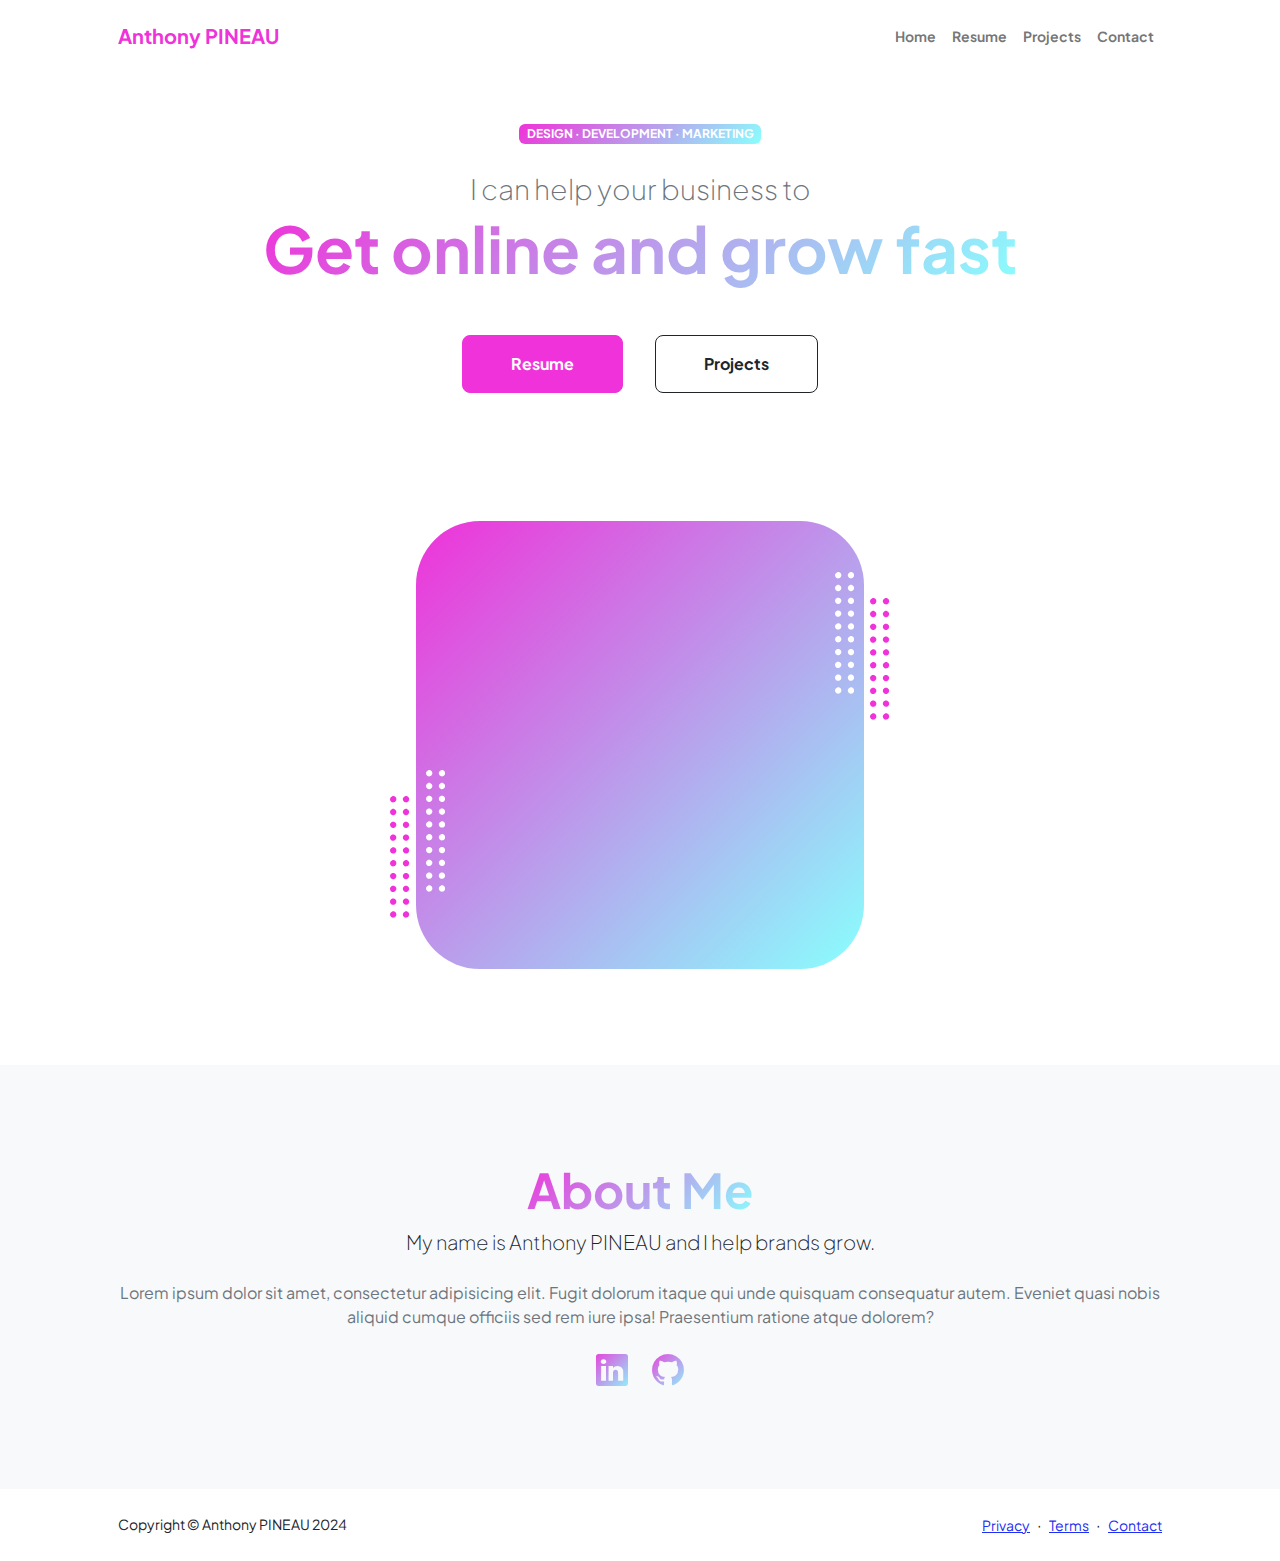
<file: index.html>
<!DOCTYPE html>
<html lang="en">
    <head>
        <meta charset="utf-8" />
        <meta name="viewport" content="width=device-width, initial-scale=1, shrink-to-fit=no" />
        <meta name="description" content="" />
        <meta name="author" content="" />
        <title>Anthony PINEAU</title>
        <!-- Favicon-->
        <link rel="icon" type="image/x-icon" href="assets/favicon.ico" />
        <!-- Custom Google font-->
        <link rel="preconnect" href="https://fonts.googleapis.com" />
        <link rel="preconnect" href="https://fonts.gstatic.com" crossorigin />
        <link href="https://fonts.googleapis.com/css2?family=Plus+Jakarta+Sans:wght@100;200;300;400;500;600;700;800;900&amp;display=swap" rel="stylesheet" />
        <!-- Bootstrap icons-->
        <link href="https://cdn.jsdelivr.net/npm/bootstrap-icons@1.8.1/font/bootstrap-icons.css" rel="stylesheet" />
        <!-- Core theme CSS (includes Bootstrap)-->
        <link href="css/styles.css" rel="stylesheet" />
    </head>
    <body class="d-flex flex-column h-100">
        <main class="flex-shrink-0">
            <!-- Navigation-->
            <nav class="navbar navbar-expand-lg navbar-light bg-white py-3">
                <div class="container px-5">
                    <a class="navbar-brand" href="index.html"><span class="fw-bolder text-primary">Anthony PINEAU</span></a>
                    <button class="navbar-toggler" type="button" data-bs-toggle="collapse" data-bs-target="#navbarSupportedContent" aria-controls="navbarSupportedContent" aria-expanded="false" aria-label="Toggle navigation"><span class="navbar-toggler-icon"></span></button>
                    <div class="collapse navbar-collapse" id="navbarSupportedContent">
                        <ul class="navbar-nav ms-auto mb-2 mb-lg-0 small fw-bolder">
                            <li class="nav-item"><a class="nav-link" href="index.html">Home</a></li>
                            <li class="nav-item"><a class="nav-link" href="resume.html">Resume</a></li>
                            <li class="nav-item"><a class="nav-link" href="projects.html">Projects</a></li>
                            <li class="nav-item"><a class="nav-link" href="contact.html">Contact</a></li>
                        </ul>
                    </div>
                </div>
            </nav>
            <!-- Header-->
            <header class="py-5">
                <div class="container px-5 pb-5">
                    <div class="row gx-5 align-items-center">
                        <div class="col-xxl-5">
                            <!-- Header text content-->
                            <div class="text-center text-xxl-start">
                                <div class="badge bg-gradient-primary-to-secondary text-white mb-4"><div class="text-uppercase">Design &middot; Development &middot; Marketing</div></div>
                                <div class="fs-3 fw-light text-muted">I can help your business to</div>
                                <h1 class="display-3 fw-bolder mb-5"><span class="text-gradient d-inline">Get online and grow fast</span></h1>
                                <div class="d-grid gap-3 d-sm-flex justify-content-sm-center justify-content-xxl-start mb-3">
                                    <a class="btn btn-primary btn-lg px-5 py-3 me-sm-3 fs-6 fw-bolder" href="resume.html">Resume</a>
                                    <a class="btn btn-outline-dark btn-lg px-5 py-3 fs-6 fw-bolder" href="projects.html">Projects</a>
                                </div>
                            </div>
                        </div>
                        <div class="col-xxl-7">
                            <!-- Header profile picture-->
                            <div class="d-flex justify-content-center mt-5 mt-xxl-0">
                                <div class="profile bg-gradient-primary-to-secondary">
                                    <!-- TIP: For best results, use a photo with a transparent background like the demo example below-->
                                    <!-- Watch a tutorial on how to do this on YouTube (link)-->
                                    <!--<img class="profile-img" src="assets/profile.png" alt="..." />-->
                                    <div class="dots-1">
                                        <!-- SVG Dots-->
                                        <svg version="1.1" xmlns="http://www.w3.org/2000/svg" xmlns:xlink="http://www.w3.org/1999/xlink" x="0px" y="0px" viewBox="0 0 191.6 1215.4" style="enable-background: new 0 0 191.6 1215.4" xml:space="preserve">
                                            <g transform="translate(0.000000,1280.000000) scale(0.100000,-0.100000)">
                                                <path d="M227.7,12788.6c-105-35-200-141-222-248c-43-206,163-412,369-369c155,32,275,190,260,339c-11,105-90,213-190,262        C383.7,12801.6,289.7,12808.6,227.7,12788.6z"></path>
                                                <path d="M1507.7,12788.6c-151-50-253-216-222-362c25-119,136-230,254-255c194-41,395,142,375,339c-11,105-90,213-190,262        C1663.7,12801.6,1569.7,12808.6,1507.7,12788.6z"></path>
                                                <path d="M227.7,11508.6c-105-35-200-141-222-248c-43-206,163-412,369-369c155,32,275,190,260,339c-11,105-90,213-190,262        C383.7,11521.6,289.7,11528.6,227.7,11508.6z"></path>
                                                <path d="M1507.7,11508.6c-151-50-253-216-222-362c25-119,136-230,254-255c194-41,395,142,375,339c-11,105-90,213-190,262        C1663.7,11521.6,1569.7,11528.6,1507.7,11508.6z"></path>
                                                <path d="M227.7,10228.6c-105-35-200-141-222-248c-43-206,163-412,369-369c155,32,275,190,260,339c-11,105-90,213-190,262        C383.7,10241.6,289.7,10248.6,227.7,10228.6z"></path>
                                                <path d="M1507.7,10228.6c-105-35-200-141-222-248c-43-206,163-412,369-369c155,32,275,190,260,339c-11,105-90,213-190,262        C1663.7,10241.6,1569.7,10248.6,1507.7,10228.6z"></path>
                                                <path d="M227.7,8948.6c-105-35-200-141-222-248c-43-206,163-412,369-369c155,32,275,190,260,339c-11,105-90,213-190,262        C383.7,8961.6,289.7,8968.6,227.7,8948.6z"></path>
                                                <path d="M1507.7,8948.6c-105-35-200-141-222-248c-43-206,163-412,369-369c155,32,275,190,260,339c-11,105-90,213-190,262        C1663.7,8961.6,1569.7,8968.6,1507.7,8948.6z"></path>
                                                <path d="M227.7,7668.6c-105-35-200-141-222-248c-43-206,163-412,369-369c155,32,275,190,260,339c-11,105-90,213-190,262        C383.7,7681.6,289.7,7688.6,227.7,7668.6z"></path>
                                                <path d="M1507.7,7668.6c-105-35-200-141-222-248c-43-206,163-412,369-369c155,32,275,190,260,339c-11,105-90,213-190,262        C1663.7,7681.6,1569.7,7688.6,1507.7,7668.6z"></path>
                                                <path d="M227.7,6388.6c-105-35-200-141-222-248c-43-206,163-412,369-369c155,32,275,190,260,339c-11,105-90,213-190,262        C383.7,6401.6,289.7,6408.6,227.7,6388.6z"></path>
                                                <path d="M1507.7,6388.6c-105-35-200-141-222-248c-43-206,163-412,369-369c155,32,275,190,260,339c-11,105-90,213-190,262        C1663.7,6401.6,1569.7,6408.6,1507.7,6388.6z"></path>
                                                <path d="M227.7,5108.6c-105-35-200-141-222-248c-43-206,163-412,369-369c155,32,275,190,260,339c-11,105-90,213-190,262        C383.7,5121.6,289.7,5128.6,227.7,5108.6z"></path>
                                                <path d="M1507.7,5108.6c-105-35-200-141-222-248c-43-206,163-412,369-369c155,32,275,190,260,339c-11,105-90,213-190,262        C1663.7,5121.6,1569.7,5128.6,1507.7,5108.6z"></path>
                                                <path d="M227.7,3828.6c-105-35-200-141-222-248c-43-206,163-412,369-369c155,32,275,190,260,339c-11,105-90,213-190,262        C383.7,3841.6,289.7,3848.6,227.7,3828.6z"></path>
                                                <path d="M1507.7,3828.6c-105-35-200-141-222-248c-43-206,163-412,369-369c155,32,275,190,260,339c-11,105-90,213-190,262        C1663.7,3841.6,1569.7,3848.6,1507.7,3828.6z"></path>
                                                <path d="M227.7,2548.6c-105-35-200-141-222-248c-43-206,163-412,369-369c155,32,275,190,260,339c-11,105-90,213-190,262        C383.7,2561.6,289.7,2568.6,227.7,2548.6z"></path>
                                                <path d="M1507.7,2548.6c-105-35-200-141-222-248c-43-206,163-412,369-369c155,32,275,190,260,339c-11,105-90,213-190,262        C1663.7,2561.6,1569.7,2568.6,1507.7,2548.6z"></path>
                                                <path d="M227.7,1268.6c-105-35-200-141-222-248c-43-206,163-412,369-369c155,32,275,190,260,339c-11,105-90,213-190,262        C383.7,1281.6,289.7,1288.6,227.7,1268.6z"></path>
                                                <path d="M1507.7,1268.6c-105-35-200-141-222-248c-43-206,163-412,369-369c155,32,275,190,260,339c-11,105-90,213-190,262        C1663.7,1281.6,1569.7,1288.6,1507.7,1268.6z"></path>
                                            </g>
                                        </svg>
                                        <!-- END of SVG dots-->
                                    </div>
                                    <div class="dots-2">
                                        <!-- SVG Dots-->
                                        <svg version="1.1" xmlns="http://www.w3.org/2000/svg" xmlns:xlink="http://www.w3.org/1999/xlink" x="0px" y="0px" viewBox="0 0 191.6 1215.4" style="enable-background: new 0 0 191.6 1215.4" xml:space="preserve">
                                            <g transform="translate(0.000000,1280.000000) scale(0.100000,-0.100000)">
                                                <path d="M227.7,12788.6c-105-35-200-141-222-248c-43-206,163-412,369-369c155,32,275,190,260,339c-11,105-90,213-190,262        C383.7,12801.6,289.7,12808.6,227.7,12788.6z"></path>
                                                <path d="M1507.7,12788.6c-151-50-253-216-222-362c25-119,136-230,254-255c194-41,395,142,375,339c-11,105-90,213-190,262        C1663.7,12801.6,1569.7,12808.6,1507.7,12788.6z"></path>
                                                <path d="M227.7,11508.6c-105-35-200-141-222-248c-43-206,163-412,369-369c155,32,275,190,260,339c-11,105-90,213-190,262        C383.7,11521.6,289.7,11528.6,227.7,11508.6z"></path>
                                                <path d="M1507.7,11508.6c-151-50-253-216-222-362c25-119,136-230,254-255c194-41,395,142,375,339c-11,105-90,213-190,262        C1663.7,11521.6,1569.7,11528.6,1507.7,11508.6z"></path>
                                                <path d="M227.7,10228.6c-105-35-200-141-222-248c-43-206,163-412,369-369c155,32,275,190,260,339c-11,105-90,213-190,262        C383.7,10241.6,289.7,10248.6,227.7,10228.6z"></path>
                                                <path d="M1507.7,10228.6c-105-35-200-141-222-248c-43-206,163-412,369-369c155,32,275,190,260,339c-11,105-90,213-190,262        C1663.7,10241.6,1569.7,10248.6,1507.7,10228.6z"></path>
                                                <path d="M227.7,8948.6c-105-35-200-141-222-248c-43-206,163-412,369-369c155,32,275,190,260,339c-11,105-90,213-190,262        C383.7,8961.6,289.7,8968.6,227.7,8948.6z"></path>
                                                <path d="M1507.7,8948.6c-105-35-200-141-222-248c-43-206,163-412,369-369c155,32,275,190,260,339c-11,105-90,213-190,262        C1663.7,8961.6,1569.7,8968.6,1507.7,8948.6z"></path>
                                                <path d="M227.7,7668.6c-105-35-200-141-222-248c-43-206,163-412,369-369c155,32,275,190,260,339c-11,105-90,213-190,262        C383.7,7681.6,289.7,7688.6,227.7,7668.6z"></path>
                                                <path d="M1507.7,7668.6c-105-35-200-141-222-248c-43-206,163-412,369-369c155,32,275,190,260,339c-11,105-90,213-190,262        C1663.7,7681.6,1569.7,7688.6,1507.7,7668.6z"></path>
                                                <path d="M227.7,6388.6c-105-35-200-141-222-248c-43-206,163-412,369-369c155,32,275,190,260,339c-11,105-90,213-190,262        C383.7,6401.6,289.7,6408.6,227.7,6388.6z"></path>
                                                <path d="M1507.7,6388.6c-105-35-200-141-222-248c-43-206,163-412,369-369c155,32,275,190,260,339c-11,105-90,213-190,262        C1663.7,6401.6,1569.7,6408.6,1507.7,6388.6z"></path>
                                                <path d="M227.7,5108.6c-105-35-200-141-222-248c-43-206,163-412,369-369c155,32,275,190,260,339c-11,105-90,213-190,262        C383.7,5121.6,289.7,5128.6,227.7,5108.6z"></path>
                                                <path d="M1507.7,5108.6c-105-35-200-141-222-248c-43-206,163-412,369-369c155,32,275,190,260,339c-11,105-90,213-190,262        C1663.7,5121.6,1569.7,5128.6,1507.7,5108.6z"></path>
                                                <path d="M227.7,3828.6c-105-35-200-141-222-248c-43-206,163-412,369-369c155,32,275,190,260,339c-11,105-90,213-190,262        C383.7,3841.6,289.7,3848.6,227.7,3828.6z"></path>
                                                <path d="M1507.7,3828.6c-105-35-200-141-222-248c-43-206,163-412,369-369c155,32,275,190,260,339c-11,105-90,213-190,262        C1663.7,3841.6,1569.7,3848.6,1507.7,3828.6z"></path>
                                                <path d="M227.7,2548.6c-105-35-200-141-222-248c-43-206,163-412,369-369c155,32,275,190,260,339c-11,105-90,213-190,262        C383.7,2561.6,289.7,2568.6,227.7,2548.6z"></path>
                                                <path d="M1507.7,2548.6c-105-35-200-141-222-248c-43-206,163-412,369-369c155,32,275,190,260,339c-11,105-90,213-190,262        C1663.7,2561.6,1569.7,2568.6,1507.7,2548.6z"></path>
                                                <path d="M227.7,1268.6c-105-35-200-141-222-248c-43-206,163-412,369-369c155,32,275,190,260,339c-11,105-90,213-190,262        C383.7,1281.6,289.7,1288.6,227.7,1268.6z"></path>
                                                <path d="M1507.7,1268.6c-105-35-200-141-222-248c-43-206,163-412,369-369c155,32,275,190,260,339c-11,105-90,213-190,262        C1663.7,1281.6,1569.7,1288.6,1507.7,1268.6z"></path>
                                            </g>
                                        </svg>
                                        <!-- END of SVG dots-->
                                    </div>
                                    <div class="dots-3">
                                        <!-- SVG Dots-->
                                        <svg version="1.1" xmlns="http://www.w3.org/2000/svg" xmlns:xlink="http://www.w3.org/1999/xlink" x="0px" y="0px" viewBox="0 0 191.6 1215.4" style="enable-background: new 0 0 191.6 1215.4" xml:space="preserve">
                                            <g transform="translate(0.000000,1280.000000) scale(0.100000,-0.100000)">
                                                <path d="M227.7,12788.6c-105-35-200-141-222-248c-43-206,163-412,369-369c155,32,275,190,260,339c-11,105-90,213-190,262        C383.7,12801.6,289.7,12808.6,227.7,12788.6z"></path>
                                                <path d="M1507.7,12788.6c-151-50-253-216-222-362c25-119,136-230,254-255c194-41,395,142,375,339c-11,105-90,213-190,262        C1663.7,12801.6,1569.7,12808.6,1507.7,12788.6z"></path>
                                                <path d="M227.7,11508.6c-105-35-200-141-222-248c-43-206,163-412,369-369c155,32,275,190,260,339c-11,105-90,213-190,262        C383.7,11521.6,289.7,11528.6,227.7,11508.6z"></path>
                                                <path d="M1507.7,11508.6c-151-50-253-216-222-362c25-119,136-230,254-255c194-41,395,142,375,339c-11,105-90,213-190,262        C1663.7,11521.6,1569.7,11528.6,1507.7,11508.6z"></path>
                                                <path d="M227.7,10228.6c-105-35-200-141-222-248c-43-206,163-412,369-369c155,32,275,190,260,339c-11,105-90,213-190,262        C383.7,10241.6,289.7,10248.6,227.7,10228.6z"></path>
                                                <path d="M1507.7,10228.6c-105-35-200-141-222-248c-43-206,163-412,369-369c155,32,275,190,260,339c-11,105-90,213-190,262        C1663.7,10241.6,1569.7,10248.6,1507.7,10228.6z"></path>
                                                <path d="M227.7,8948.6c-105-35-200-141-222-248c-43-206,163-412,369-369c155,32,275,190,260,339c-11,105-90,213-190,262        C383.7,8961.6,289.7,8968.6,227.7,8948.6z"></path>
                                                <path d="M1507.7,8948.6c-105-35-200-141-222-248c-43-206,163-412,369-369c155,32,275,190,260,339c-11,105-90,213-190,262        C1663.7,8961.6,1569.7,8968.6,1507.7,8948.6z"></path>
                                                <path d="M227.7,7668.6c-105-35-200-141-222-248c-43-206,163-412,369-369c155,32,275,190,260,339c-11,105-90,213-190,262        C383.7,7681.6,289.7,7688.6,227.7,7668.6z"></path>
                                                <path d="M1507.7,7668.6c-105-35-200-141-222-248c-43-206,163-412,369-369c155,32,275,190,260,339c-11,105-90,213-190,262        C1663.7,7681.6,1569.7,7688.6,1507.7,7668.6z"></path>
                                                <path d="M227.7,6388.6c-105-35-200-141-222-248c-43-206,163-412,369-369c155,32,275,190,260,339c-11,105-90,213-190,262        C383.7,6401.6,289.7,6408.6,227.7,6388.6z"></path>
                                                <path d="M1507.7,6388.6c-105-35-200-141-222-248c-43-206,163-412,369-369c155,32,275,190,260,339c-11,105-90,213-190,262        C1663.7,6401.6,1569.7,6408.6,1507.7,6388.6z"></path>
                                                <path d="M227.7,5108.6c-105-35-200-141-222-248c-43-206,163-412,369-369c155,32,275,190,260,339c-11,105-90,213-190,262        C383.7,5121.6,289.7,5128.6,227.7,5108.6z"></path>
                                                <path d="M1507.7,5108.6c-105-35-200-141-222-248c-43-206,163-412,369-369c155,32,275,190,260,339c-11,105-90,213-190,262        C1663.7,5121.6,1569.7,5128.6,1507.7,5108.6z"></path>
                                                <path d="M227.7,3828.6c-105-35-200-141-222-248c-43-206,163-412,369-369c155,32,275,190,260,339c-11,105-90,213-190,262        C383.7,3841.6,289.7,3848.6,227.7,3828.6z"></path>
                                                <path d="M1507.7,3828.6c-105-35-200-141-222-248c-43-206,163-412,369-369c155,32,275,190,260,339c-11,105-90,213-190,262        C1663.7,3841.6,1569.7,3848.6,1507.7,3828.6z"></path>
                                                <path d="M227.7,2548.6c-105-35-200-141-222-248c-43-206,163-412,369-369c155,32,275,190,260,339c-11,105-90,213-190,262        C383.7,2561.6,289.7,2568.6,227.7,2548.6z"></path>
                                                <path d="M1507.7,2548.6c-105-35-200-141-222-248c-43-206,163-412,369-369c155,32,275,190,260,339c-11,105-90,213-190,262        C1663.7,2561.6,1569.7,2568.6,1507.7,2548.6z"></path>
                                                <path d="M227.7,1268.6c-105-35-200-141-222-248c-43-206,163-412,369-369c155,32,275,190,260,339c-11,105-90,213-190,262        C383.7,1281.6,289.7,1288.6,227.7,1268.6z"></path>
                                                <path d="M1507.7,1268.6c-105-35-200-141-222-248c-43-206,163-412,369-369c155,32,275,190,260,339c-11,105-90,213-190,262        C1663.7,1281.6,1569.7,1288.6,1507.7,1268.6z"></path>
                                            </g>
                                        </svg>
                                        <!-- END of SVG dots-->
                                    </div>
                                    <div class="dots-4">
                                        <!-- SVG Dots-->
                                        <svg version="1.1" xmlns="http://www.w3.org/2000/svg" xmlns:xlink="http://www.w3.org/1999/xlink" x="0px" y="0px" viewBox="0 0 191.6 1215.4" style="enable-background: new 0 0 191.6 1215.4" xml:space="preserve">
                                            <g transform="translate(0.000000,1280.000000) scale(0.100000,-0.100000)">
                                                <path d="M227.7,12788.6c-105-35-200-141-222-248c-43-206,163-412,369-369c155,32,275,190,260,339c-11,105-90,213-190,262        C383.7,12801.6,289.7,12808.6,227.7,12788.6z"></path>
                                                <path d="M1507.7,12788.6c-151-50-253-216-222-362c25-119,136-230,254-255c194-41,395,142,375,339c-11,105-90,213-190,262        C1663.7,12801.6,1569.7,12808.6,1507.7,12788.6z"></path>
                                                <path d="M227.7,11508.6c-105-35-200-141-222-248c-43-206,163-412,369-369c155,32,275,190,260,339c-11,105-90,213-190,262        C383.7,11521.6,289.7,11528.6,227.7,11508.6z"></path>
                                                <path d="M1507.7,11508.6c-151-50-253-216-222-362c25-119,136-230,254-255c194-41,395,142,375,339c-11,105-90,213-190,262        C1663.7,11521.6,1569.7,11528.6,1507.7,11508.6z"></path>
                                                <path d="M227.7,10228.6c-105-35-200-141-222-248c-43-206,163-412,369-369c155,32,275,190,260,339c-11,105-90,213-190,262        C383.7,10241.6,289.7,10248.6,227.7,10228.6z"></path>
                                                <path d="M1507.7,10228.6c-105-35-200-141-222-248c-43-206,163-412,369-369c155,32,275,190,260,339c-11,105-90,213-190,262        C1663.7,10241.6,1569.7,10248.6,1507.7,10228.6z"></path>
                                                <path d="M227.7,8948.6c-105-35-200-141-222-248c-43-206,163-412,369-369c155,32,275,190,260,339c-11,105-90,213-190,262        C383.7,8961.6,289.7,8968.6,227.7,8948.6z"></path>
                                                <path d="M1507.7,8948.6c-105-35-200-141-222-248c-43-206,163-412,369-369c155,32,275,190,260,339c-11,105-90,213-190,262        C1663.7,8961.6,1569.7,8968.6,1507.7,8948.6z"></path>
                                                <path d="M227.7,7668.6c-105-35-200-141-222-248c-43-206,163-412,369-369c155,32,275,190,260,339c-11,105-90,213-190,262        C383.7,7681.6,289.7,7688.6,227.7,7668.6z"></path>
                                                <path d="M1507.7,7668.6c-105-35-200-141-222-248c-43-206,163-412,369-369c155,32,275,190,260,339c-11,105-90,213-190,262        C1663.7,7681.6,1569.7,7688.6,1507.7,7668.6z"></path>
                                                <path d="M227.7,6388.6c-105-35-200-141-222-248c-43-206,163-412,369-369c155,32,275,190,260,339c-11,105-90,213-190,262        C383.7,6401.6,289.7,6408.6,227.7,6388.6z"></path>
                                                <path d="M1507.7,6388.6c-105-35-200-141-222-248c-43-206,163-412,369-369c155,32,275,190,260,339c-11,105-90,213-190,262        C1663.7,6401.6,1569.7,6408.6,1507.7,6388.6z"></path>
                                                <path d="M227.7,5108.6c-105-35-200-141-222-248c-43-206,163-412,369-369c155,32,275,190,260,339c-11,105-90,213-190,262        C383.7,5121.6,289.7,5128.6,227.7,5108.6z"></path>
                                                <path d="M1507.7,5108.6c-105-35-200-141-222-248c-43-206,163-412,369-369c155,32,275,190,260,339c-11,105-90,213-190,262        C1663.7,5121.6,1569.7,5128.6,1507.7,5108.6z"></path>
                                                <path d="M227.7,3828.6c-105-35-200-141-222-248c-43-206,163-412,369-369c155,32,275,190,260,339c-11,105-90,213-190,262        C383.7,3841.6,289.7,3848.6,227.7,3828.6z"></path>
                                                <path d="M1507.7,3828.6c-105-35-200-141-222-248c-43-206,163-412,369-369c155,32,275,190,260,339c-11,105-90,213-190,262        C1663.7,3841.6,1569.7,3848.6,1507.7,3828.6z"></path>
                                                <path d="M227.7,2548.6c-105-35-200-141-222-248c-43-206,163-412,369-369c155,32,275,190,260,339c-11,105-90,213-190,262        C383.7,2561.6,289.7,2568.6,227.7,2548.6z"></path>
                                                <path d="M1507.7,2548.6c-105-35-200-141-222-248c-43-206,163-412,369-369c155,32,275,190,260,339c-11,105-90,213-190,262        C1663.7,2561.6,1569.7,2568.6,1507.7,2548.6z"></path>
                                                <path d="M227.7,1268.6c-105-35-200-141-222-248c-43-206,163-412,369-369c155,32,275,190,260,339c-11,105-90,213-190,262        C383.7,1281.6,289.7,1288.6,227.7,1268.6z"></path>
                                                <path d="M1507.7,1268.6c-105-35-200-141-222-248c-43-206,163-412,369-369c155,32,275,190,260,339c-11,105-90,213-190,262        C1663.7,1281.6,1569.7,1288.6,1507.7,1268.6z"></path>
                                            </g>
                                        </svg>
                                        <!-- END of SVG dots-->
                                    </div>
                                </div>
                            </div>
                        </div>
                    </div>
                </div>
            </header>
            <!-- About Section-->
            <section class="bg-light py-5">
                <div class="container px-5">
                    <div class="row gx-5 justify-content-center">
                        <div class="col-xxl-8">
                            <div class="text-center my-5">
                                <h2 class="display-5 fw-bolder"><span class="text-gradient d-inline">About Me</span></h2>
                                <p class="lead fw-light mb-4">My name is Anthony PINEAU and I help brands grow.</p>
                                <p class="text-muted">Lorem ipsum dolor sit amet, consectetur adipisicing elit. Fugit dolorum itaque qui unde quisquam consequatur autem. Eveniet quasi nobis aliquid cumque officiis sed rem iure ipsa! Praesentium ratione atque dolorem?</p>
                                <div class="d-flex justify-content-center fs-2 gap-4">
                                    <!-- <a class="text-gradient" href="#!"><i class="bi bi-twitter"></i></a> -->
                                    <a class="text-gradient" href="https://github.com/anthonypineau"><i class="bi bi-linkedin"></i></a>
                                    <a class="text-gradient" href="https://www.linkedin.com/in/anthony-pineau-it/"><i class="bi bi-github"></i></a>
                                </div>
                            </div>
                        </div>
                    </div>
                </div>
            </section>
        </main>
        <!-- Footer-->
        <footer class="bg-white py-4 mt-auto">
            <div class="container px-5">
                <div class="row align-items-center justify-content-between flex-column flex-sm-row">
                    <div class="col-auto"><div class="small m-0">Copyright &copy; Anthony PINEAU 2024</div></div>
                    <div class="col-auto">
                        <a class="small" href="#!">Privacy</a>
                        <span class="mx-1">&middot;</span>
                        <a class="small" href="#!">Terms</a>
                        <span class="mx-1">&middot;</span>
                        <a class="small" href="#!">Contact</a>
                    </div>
                </div>
            </div>
        </footer>
        <!-- Bootstrap core JS-->
        <script src="https://cdn.jsdelivr.net/npm/bootstrap@5.2.3/dist/js/bootstrap.bundle.min.js"></script>
        <!-- Core theme JS-->
        <script src="js/scripts.js"></script>
    </body>
</html>
</file>
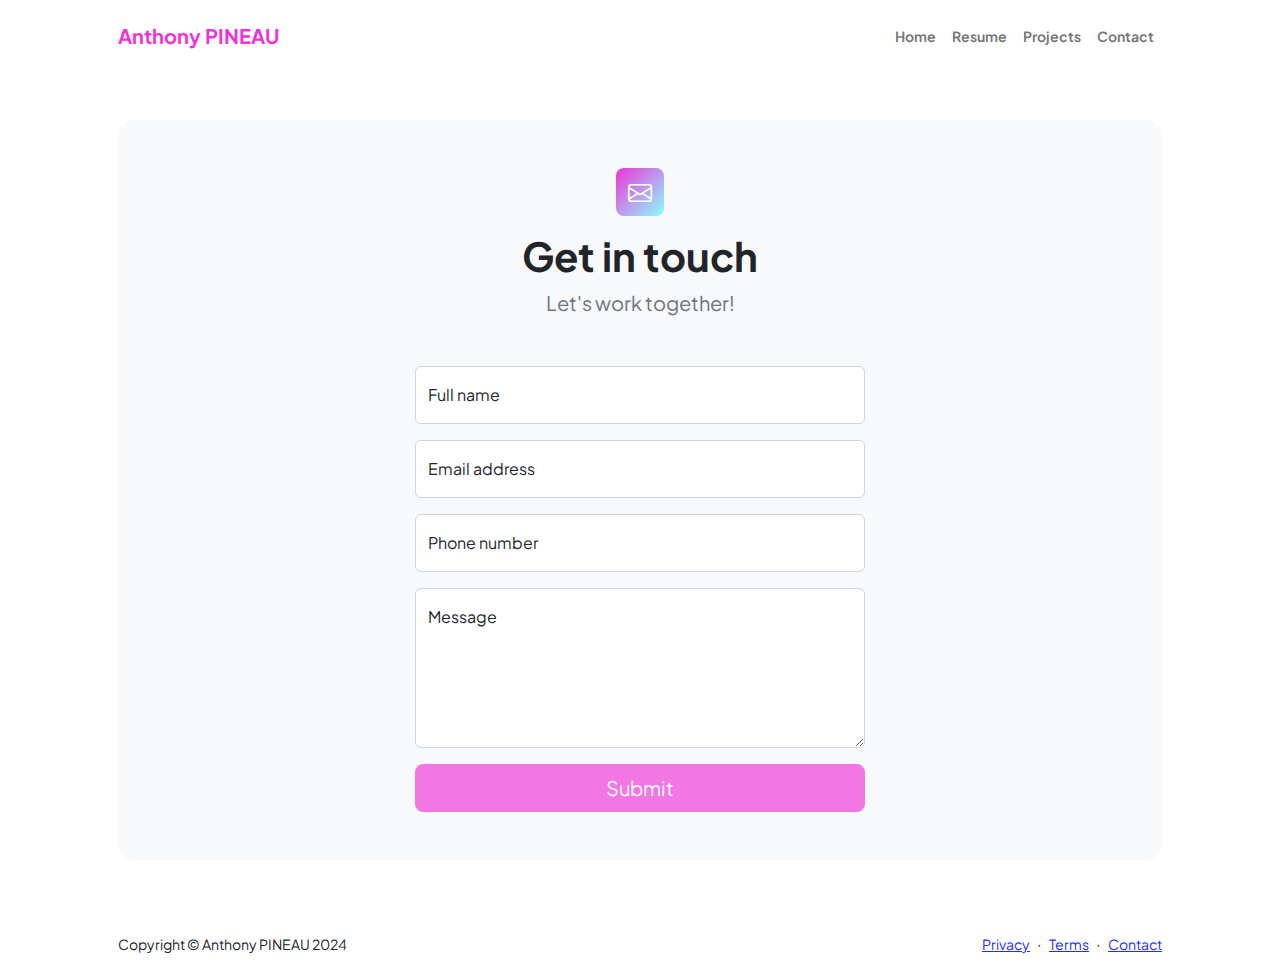
<file: contact.html>
<!DOCTYPE html>
<html lang="en">
    <head>
        <meta charset="utf-8" />
        <meta name="viewport" content="width=device-width, initial-scale=1, shrink-to-fit=no" />
        <meta name="description" content />
        <meta name="author" content />
        <title>Anthony PINEAU</title>
        <!-- Favicon-->
        <link rel="icon" type="image/x-icon" href="assets/favicon.ico" />
        <!-- Custom Google font-->
        <link rel="preconnect" href="https://fonts.googleapis.com" />
        <link rel="preconnect" href="https://fonts.gstatic.com" crossorigin />
        <link href="https://fonts.googleapis.com/css2?family=Plus+Jakarta+Sans:wght@100;200;300;400;500;600;700;800;900&amp;display=swap" rel="stylesheet" />
        <!-- Bootstrap icons-->
        <link href="https://cdn.jsdelivr.net/npm/bootstrap-icons@1.8.1/font/bootstrap-icons.css" rel="stylesheet" />
        <!-- Core theme CSS (includes Bootstrap)-->
        <link href="css/styles.css" rel="stylesheet" />
    </head>
    <body class="d-flex flex-column">
        <main class="flex-shrink-0">
            <!-- Navigation-->
            <nav class="navbar navbar-expand-lg navbar-light bg-white py-3">
                <div class="container px-5">
                    <a class="navbar-brand" href="index.html"><span class="fw-bolder text-primary">Anthony PINEAU</span></a>
                    <button class="navbar-toggler" type="button" data-bs-toggle="collapse" data-bs-target="#navbarSupportedContent" aria-controls="navbarSupportedContent" aria-expanded="false" aria-label="Toggle navigation"><span class="navbar-toggler-icon"></span></button>
                    <div class="collapse navbar-collapse" id="navbarSupportedContent">
                        <ul class="navbar-nav ms-auto mb-2 mb-lg-0 small fw-bolder">
                            <li class="nav-item"><a class="nav-link" href="index.html">Home</a></li>
                            <li class="nav-item"><a class="nav-link" href="resume.html">Resume</a></li>
                            <li class="nav-item"><a class="nav-link" href="projects.html">Projects</a></li>
                            <li class="nav-item"><a class="nav-link" href="contact.html">Contact</a></li>
                        </ul>
                    </div>
                </div>
            </nav>
            <!-- Page content-->
            <section class="py-5">
                <div class="container px-5">
                    <!-- Contact form-->
                    <div class="bg-light rounded-4 py-5 px-4 px-md-5">
                        <div class="text-center mb-5">
                            <div class="feature bg-primary bg-gradient-primary-to-secondary text-white rounded-3 mb-3"><i class="bi bi-envelope"></i></div>
                            <h1 class="fw-bolder">Get in touch</h1>
                            <p class="lead fw-normal text-muted mb-0">Let's work together!</p>
                        </div>
                        <div class="row gx-5 justify-content-center">
                            <div class="col-lg-8 col-xl-6">
                                <!-- * * * * * * * * * * * * * * *-->
                                <!-- * * SB Forms Contact Form * *-->
                                <!-- * * * * * * * * * * * * * * *-->
                                <!-- This form is pre-integrated with SB Forms.-->
                                <!-- To make this form functional, sign up at-->
                                <!-- https://startbootstrap.com/solution/contact-forms-->
                                <!-- to get an API token!-->
                                <form id="contactForm" data-sb-form-api-token="API_TOKEN">
                                    <!-- Name input-->
                                    <div class="form-floating mb-3">
                                        <input class="form-control" id="name" type="text" placeholder="Enter your name..." data-sb-validations="required" />
                                        <label for="name">Full name</label>
                                        <div class="invalid-feedback" data-sb-feedback="name:required">A name is required.</div>
                                    </div>
                                    <!-- Email address input-->
                                    <div class="form-floating mb-3">
                                        <input class="form-control" id="email" type="email" placeholder="name@example.com" data-sb-validations="required,email" />
                                        <label for="email">Email address</label>
                                        <div class="invalid-feedback" data-sb-feedback="email:required">An email is required.</div>
                                        <div class="invalid-feedback" data-sb-feedback="email:email">Email is not valid.</div>
                                    </div>
                                    <!-- Phone number input-->
                                    <div class="form-floating mb-3">
                                        <input class="form-control" id="phone" type="tel" placeholder="(123) 456-7890" data-sb-validations="required" />
                                        <label for="phone">Phone number</label>
                                        <div class="invalid-feedback" data-sb-feedback="phone:required">A phone number is required.</div>
                                    </div>
                                    <!-- Message input-->
                                    <div class="form-floating mb-3">
                                        <textarea class="form-control" id="message" type="text" placeholder="Enter your message here..." style="height: 10rem" data-sb-validations="required"></textarea>
                                        <label for="message">Message</label>
                                        <div class="invalid-feedback" data-sb-feedback="message:required">A message is required.</div>
                                    </div>
                                    <!-- Submit success message-->
                                    <!---->
                                    <!-- This is what your users will see when the form-->
                                    <!-- has successfully submitted-->
                                    <div class="d-none" id="submitSuccessMessage">
                                        <div class="text-center mb-3">
                                            <div class="fw-bolder">Form submission successful!</div>
                                            To activate this form, sign up at
                                            <br />
                                            <a href="https://startbootstrap.com/solution/contact-forms">https://startbootstrap.com/solution/contact-forms</a>
                                        </div>
                                    </div>
                                    <!-- Submit error message-->
                                    <!---->
                                    <!-- This is what your users will see when there is-->
                                    <!-- an error submitting the form-->
                                    <div class="d-none" id="submitErrorMessage"><div class="text-center text-danger mb-3">Error sending message!</div></div>
                                    <!-- Submit Button-->
                                    <div class="d-grid"><button class="btn btn-primary btn-lg disabled" id="submitButton" type="submit">Submit</button></div>
                                </form>
                            </div>
                        </div>
                    </div>
                </div>
            </section>
        </main>
        <!-- Footer-->
        <footer class="bg-white py-4 mt-auto">
            <div class="container px-5">
                <div class="row align-items-center justify-content-between flex-column flex-sm-row">
                    <div class="col-auto"><div class="small m-0">Copyright &copy; Anthony PINEAU 2024</div></div>
                    <div class="col-auto">
                        <a class="small" href="#!">Privacy</a>
                        <span class="mx-1">&middot;</span>
                        <a class="small" href="#!">Terms</a>
                        <span class="mx-1">&middot;</span>
                        <a class="small" href="#!">Contact</a>
                    </div>
                </div>
            </div>
        </footer>
        <!-- Bootstrap core JS-->
        <script src="https://cdn.jsdelivr.net/npm/bootstrap@5.2.3/dist/js/bootstrap.bundle.min.js"></script>
        <!-- Core theme JS-->
        <script src="js/scripts.js"></script>
        <!-- * * * * * * * * * * * * * * * * * * * * * * * * * * * * * * * * * * * * * * * *-->
        <!-- * *                               SB Forms JS                               * *-->
        <!-- * * Activate your form at https://startbootstrap.com/solution/contact-forms * *-->
        <!-- * * * * * * * * * * * * * * * * * * * * * * * * * * * * * * * * * * * * * * * *-->
        <script src="https://cdn.startbootstrap.com/sb-forms-latest.js"></script>
    </body>
</html>
</file>
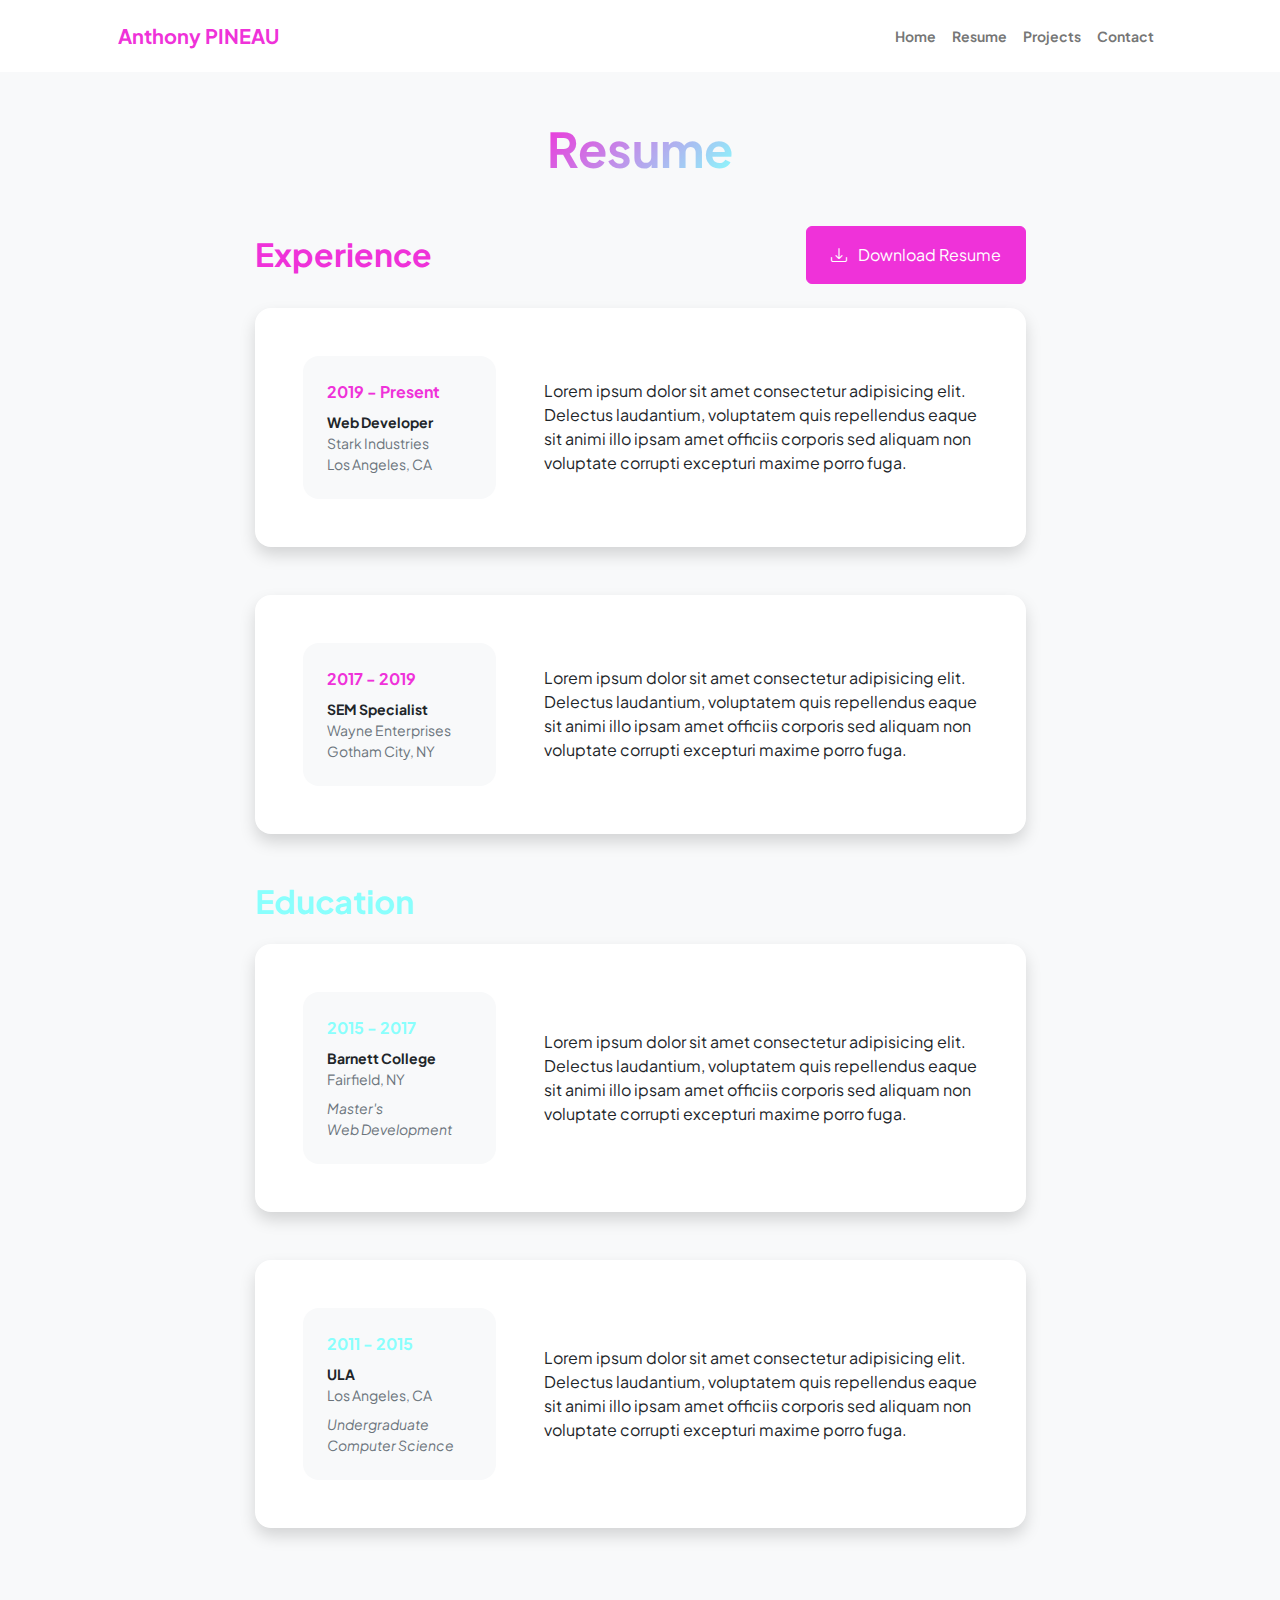
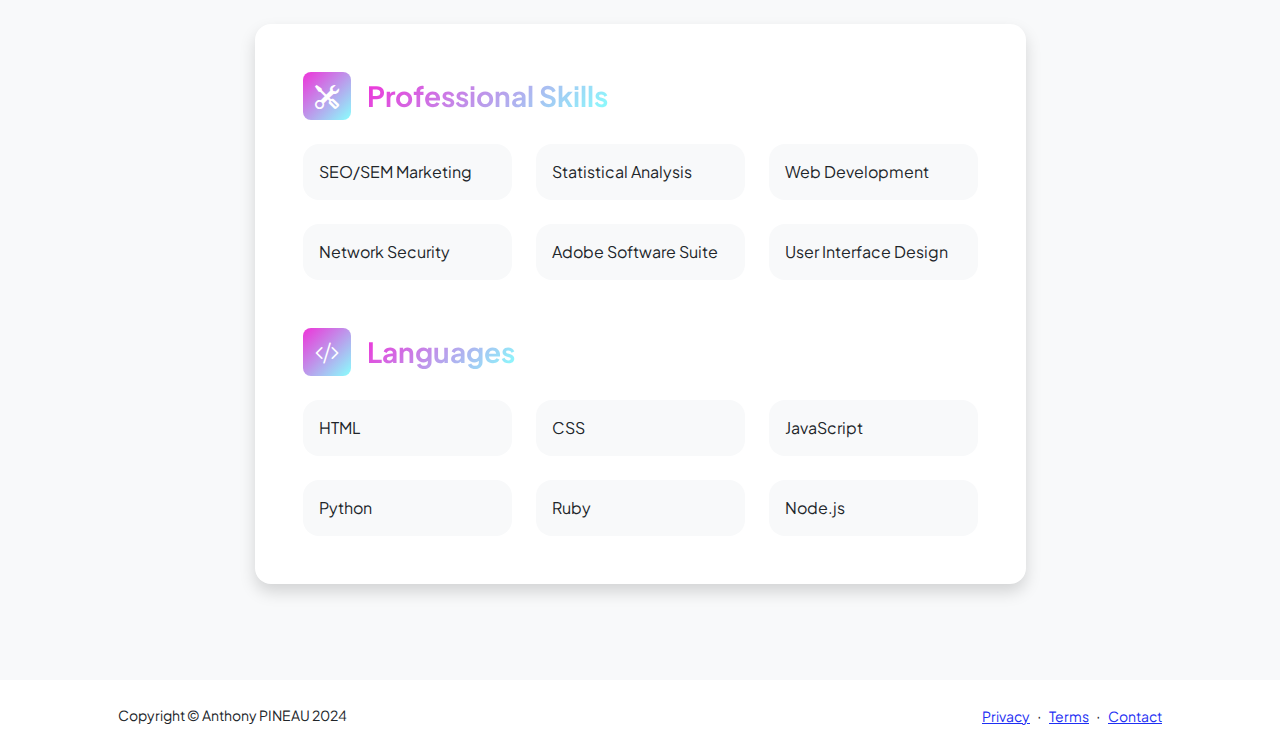
<file: resume.html>
<!DOCTYPE html>
<html lang="en">
    <head>
        <meta charset="utf-8" />
        <meta name="viewport" content="width=device-width, initial-scale=1, shrink-to-fit=no" />
        <meta name="description" content="" />
        <meta name="author" content="" />
        <title>Anthony PINEAU</title>
        <!-- Favicon-->
        <link rel="icon" type="image/x-icon" href="assets/favicon.ico" />
        <!-- Custom Google font-->
        <link rel="preconnect" href="https://fonts.googleapis.com" />
        <link rel="preconnect" href="https://fonts.gstatic.com" crossorigin />
        <link href="https://fonts.googleapis.com/css2?family=Plus+Jakarta+Sans:wght@100;200;300;400;500;600;700;800;900&amp;display=swap" rel="stylesheet" />
        <!-- Bootstrap icons-->
        <link href="https://cdn.jsdelivr.net/npm/bootstrap-icons@1.8.1/font/bootstrap-icons.css" rel="stylesheet" />
        <!-- Core theme CSS (includes Bootstrap)-->
        <link href="css/styles.css" rel="stylesheet" />
    </head>
    <body class="d-flex flex-column h-100 bg-light">
        <main class="flex-shrink-0">
            <!-- Navigation-->
            <nav class="navbar navbar-expand-lg navbar-light bg-white py-3">
                <div class="container px-5">
                    <a class="navbar-brand" href="index.html"><span class="fw-bolder text-primary">Anthony PINEAU</span></a>
                    <button class="navbar-toggler" type="button" data-bs-toggle="collapse" data-bs-target="#navbarSupportedContent" aria-controls="navbarSupportedContent" aria-expanded="false" aria-label="Toggle navigation"><span class="navbar-toggler-icon"></span></button>
                    <div class="collapse navbar-collapse" id="navbarSupportedContent">
                        <ul class="navbar-nav ms-auto mb-2 mb-lg-0 small fw-bolder">
                            <li class="nav-item"><a class="nav-link" href="index.html">Home</a></li>
                            <li class="nav-item"><a class="nav-link" href="resume.html">Resume</a></li>
                            <li class="nav-item"><a class="nav-link" href="projects.html">Projects</a></li>
                            <li class="nav-item"><a class="nav-link" href="contact.html">Contact</a></li>
                        </ul>
                    </div>
                </div>
            </nav>
            <!-- Page Content-->
            <div class="container px-5 my-5">
                <div class="text-center mb-5">
                    <h1 class="display-5 fw-bolder mb-0"><span class="text-gradient d-inline">Resume</span></h1>
                </div>
                <div class="row gx-5 justify-content-center">
                    <div class="col-lg-11 col-xl-9 col-xxl-8">
                        <!-- Experience Section-->
                        <section>
                            <div class="d-flex align-items-center justify-content-between mb-4">
                                <h2 class="text-primary fw-bolder mb-0">Experience</h2>
                                <!-- Download resume button-->
                                <!-- Note: Set the link href target to a PDF file within your project-->
                                <a class="btn btn-primary px-4 py-3" href="#!">
                                    <div class="d-inline-block bi bi-download me-2"></div>
                                    Download Resume
                                </a>
                            </div>
                            <!-- Experience Card 1-->
                            <div class="card shadow border-0 rounded-4 mb-5">
                                <div class="card-body p-5">
                                    <div class="row align-items-center gx-5">
                                        <div class="col text-center text-lg-start mb-4 mb-lg-0">
                                            <div class="bg-light p-4 rounded-4">
                                                <div class="text-primary fw-bolder mb-2">2019 - Present</div>
                                                <div class="small fw-bolder">Web Developer</div>
                                                <div class="small text-muted">Stark Industries</div>
                                                <div class="small text-muted">Los Angeles, CA</div>
                                            </div>
                                        </div>
                                        <div class="col-lg-8"><div>Lorem ipsum dolor sit amet consectetur adipisicing elit. Delectus laudantium, voluptatem quis repellendus eaque sit animi illo ipsam amet officiis corporis sed aliquam non voluptate corrupti excepturi maxime porro fuga.</div></div>
                                    </div>
                                </div>
                            </div>
                            <!-- Experience Card 2-->
                            <div class="card shadow border-0 rounded-4 mb-5">
                                <div class="card-body p-5">
                                    <div class="row align-items-center gx-5">
                                        <div class="col text-center text-lg-start mb-4 mb-lg-0">
                                            <div class="bg-light p-4 rounded-4">
                                                <div class="text-primary fw-bolder mb-2">2017 - 2019</div>
                                                <div class="small fw-bolder">SEM Specialist</div>
                                                <div class="small text-muted">Wayne Enterprises</div>
                                                <div class="small text-muted">Gotham City, NY</div>
                                            </div>
                                        </div>
                                        <div class="col-lg-8"><div>Lorem ipsum dolor sit amet consectetur adipisicing elit. Delectus laudantium, voluptatem quis repellendus eaque sit animi illo ipsam amet officiis corporis sed aliquam non voluptate corrupti excepturi maxime porro fuga.</div></div>
                                    </div>
                                </div>
                            </div>
                        </section>
                        <!-- Education Section-->
                        <section>
                            <h2 class="text-secondary fw-bolder mb-4">Education</h2>
                            <!-- Education Card 1-->
                            <div class="card shadow border-0 rounded-4 mb-5">
                                <div class="card-body p-5">
                                    <div class="row align-items-center gx-5">
                                        <div class="col text-center text-lg-start mb-4 mb-lg-0">
                                            <div class="bg-light p-4 rounded-4">
                                                <div class="text-secondary fw-bolder mb-2">2015 - 2017</div>
                                                <div class="mb-2">
                                                    <div class="small fw-bolder">Barnett College</div>
                                                    <div class="small text-muted">Fairfield, NY</div>
                                                </div>
                                                <div class="fst-italic">
                                                    <div class="small text-muted">Master's</div>
                                                    <div class="small text-muted">Web Development</div>
                                                </div>
                                            </div>
                                        </div>
                                        <div class="col-lg-8"><div>Lorem ipsum dolor sit amet consectetur adipisicing elit. Delectus laudantium, voluptatem quis repellendus eaque sit animi illo ipsam amet officiis corporis sed aliquam non voluptate corrupti excepturi maxime porro fuga.</div></div>
                                    </div>
                                </div>
                            </div>
                            <!-- Education Card 2-->
                            <div class="card shadow border-0 rounded-4 mb-5">
                                <div class="card-body p-5">
                                    <div class="row align-items-center gx-5">
                                        <div class="col text-center text-lg-start mb-4 mb-lg-0">
                                            <div class="bg-light p-4 rounded-4">
                                                <div class="text-secondary fw-bolder mb-2">2011 - 2015</div>
                                                <div class="mb-2">
                                                    <div class="small fw-bolder">ULA</div>
                                                    <div class="small text-muted">Los Angeles, CA</div>
                                                </div>
                                                <div class="fst-italic">
                                                    <div class="small text-muted">Undergraduate</div>
                                                    <div class="small text-muted">Computer Science</div>
                                                </div>
                                            </div>
                                        </div>
                                        <div class="col-lg-8"><div>Lorem ipsum dolor sit amet consectetur adipisicing elit. Delectus laudantium, voluptatem quis repellendus eaque sit animi illo ipsam amet officiis corporis sed aliquam non voluptate corrupti excepturi maxime porro fuga.</div></div>
                                    </div>
                                </div>
                            </div>
                        </section>
                        <!-- Divider-->
                        <div class="pb-5"></div>
                        <!-- Skills Section-->
                        <section>
                            <!-- Skillset Card-->
                            <div class="card shadow border-0 rounded-4 mb-5">
                                <div class="card-body p-5">
                                    <!-- Professional skills list-->
                                    <div class="mb-5">
                                        <div class="d-flex align-items-center mb-4">
                                            <div class="feature bg-primary bg-gradient-primary-to-secondary text-white rounded-3 me-3"><i class="bi bi-tools"></i></div>
                                            <h3 class="fw-bolder mb-0"><span class="text-gradient d-inline">Professional Skills</span></h3>
                                        </div>
                                        <div class="row row-cols-1 row-cols-md-3 mb-4">
                                            <div class="col mb-4 mb-md-0"><div class="d-flex align-items-center bg-light rounded-4 p-3 h-100">SEO/SEM Marketing</div></div>
                                            <div class="col mb-4 mb-md-0"><div class="d-flex align-items-center bg-light rounded-4 p-3 h-100">Statistical Analysis</div></div>
                                            <div class="col"><div class="d-flex align-items-center bg-light rounded-4 p-3 h-100">Web Development</div></div>
                                        </div>
                                        <div class="row row-cols-1 row-cols-md-3">
                                            <div class="col mb-4 mb-md-0"><div class="d-flex align-items-center bg-light rounded-4 p-3 h-100">Network Security</div></div>
                                            <div class="col mb-4 mb-md-0"><div class="d-flex align-items-center bg-light rounded-4 p-3 h-100">Adobe Software Suite</div></div>
                                            <div class="col"><div class="d-flex align-items-center bg-light rounded-4 p-3 h-100">User Interface Design</div></div>
                                        </div>
                                    </div>
                                    <!-- Languages list-->
                                    <div class="mb-0">
                                        <div class="d-flex align-items-center mb-4">
                                            <div class="feature bg-primary bg-gradient-primary-to-secondary text-white rounded-3 me-3"><i class="bi bi-code-slash"></i></div>
                                            <h3 class="fw-bolder mb-0"><span class="text-gradient d-inline">Languages</span></h3>
                                        </div>
                                        <div class="row row-cols-1 row-cols-md-3 mb-4">
                                            <div class="col mb-4 mb-md-0"><div class="d-flex align-items-center bg-light rounded-4 p-3 h-100">HTML</div></div>
                                            <div class="col mb-4 mb-md-0"><div class="d-flex align-items-center bg-light rounded-4 p-3 h-100">CSS</div></div>
                                            <div class="col"><div class="d-flex align-items-center bg-light rounded-4 p-3 h-100">JavaScript</div></div>
                                        </div>
                                        <div class="row row-cols-1 row-cols-md-3">
                                            <div class="col mb-4 mb-md-0"><div class="d-flex align-items-center bg-light rounded-4 p-3 h-100">Python</div></div>
                                            <div class="col mb-4 mb-md-0"><div class="d-flex align-items-center bg-light rounded-4 p-3 h-100">Ruby</div></div>
                                            <div class="col"><div class="d-flex align-items-center bg-light rounded-4 p-3 h-100">Node.js</div></div>
                                        </div>
                                    </div>
                                </div>
                            </div>
                        </section>
                    </div>
                </div>
            </div>
        </main>
        <!-- Footer-->
        <footer class="bg-white py-4 mt-auto">
            <div class="container px-5">
                <div class="row align-items-center justify-content-between flex-column flex-sm-row">
                    <div class="col-auto"><div class="small m-0">Copyright &copy; Anthony PINEAU 2024</div></div>
                    <div class="col-auto">
                        <a class="small" href="#!">Privacy</a>
                        <span class="mx-1">&middot;</span>
                        <a class="small" href="#!">Terms</a>
                        <span class="mx-1">&middot;</span>
                        <a class="small" href="#!">Contact</a>
                    </div>
                </div>
            </div>
        </footer>
        <!-- Bootstrap core JS-->
        <script src="https://cdn.jsdelivr.net/npm/bootstrap@5.2.3/dist/js/bootstrap.bundle.min.js"></script>
        <!-- Core theme JS-->
        <script src="js/scripts.js"></script>
    </body>
</html>
</file>
